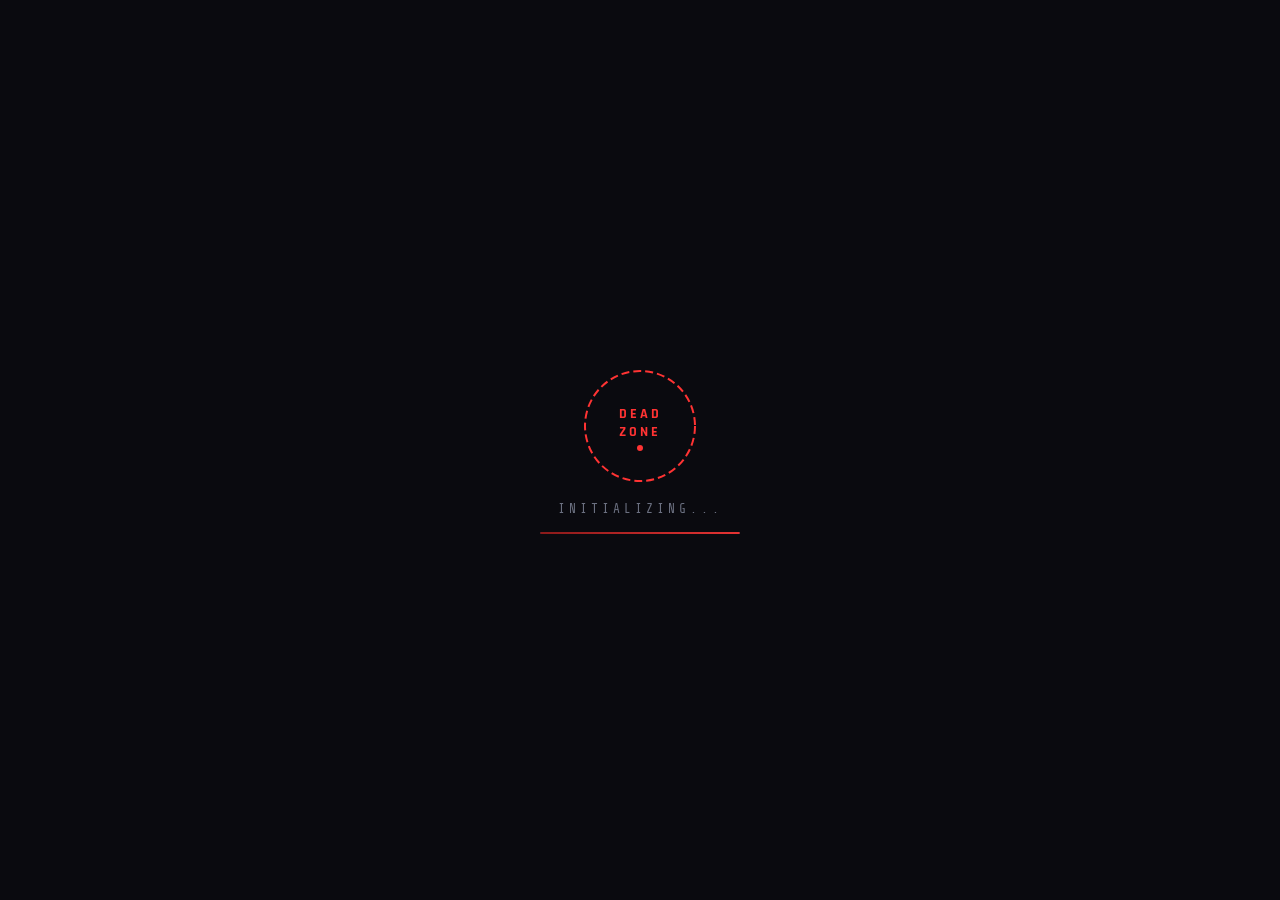
<file: DEAD-ZONE/index.html>
<!DOCTYPE html>
<html lang="vi">
<head>
  <meta charset="UTF-8" />
  <meta name="viewport" content="width=device-width, initial-scale=1.0" />
  <meta name="description" content="Dead Zone: Survival - 2D top-down zombie survival game. Fight waves of zombies, level up, and survive as long as you can." />
  <title>Dead Zone: Survival</title>
  <link rel="preconnect" href="https://fonts.googleapis.com" />
  <link href="https://fonts.googleapis.com/css2?family=Rajdhani:wght@400;500;600;700&family=Share+Tech+Mono&display=swap" rel="stylesheet" />
  <link rel="stylesheet" href="css/tokens.css" />
  <link rel="stylesheet" href="css/menu.css" />
  <link rel="stylesheet" href="css/hud.css" />
  <link rel="stylesheet" href="css/ui.css" />
</head>
<body>
  <div id="app">
    <!-- Loading Screen -->
    <div id="screen-loading" class="screen screen--active">
      <div class="loading-logo">
        <svg width="120" height="120" viewBox="0 0 120 120" fill="none" xmlns="http://www.w3.org/2000/svg">
          <circle cx="60" cy="60" r="55" stroke="#ff3333" stroke-width="2" stroke-dasharray="8 4" class="logo-ring"/>
          <text x="60" y="52" text-anchor="middle" fill="#ff3333" font-family="Rajdhani" font-size="14" font-weight="700" letter-spacing="3">DEAD</text>
          <text x="60" y="70" text-anchor="middle" fill="#ff3333" font-family="Rajdhani" font-size="14" font-weight="700" letter-spacing="3">ZONE</text>
          <circle cx="60" cy="82" r="3" fill="#ff3333"/>
        </svg>
        <p class="loading-text">INITIALIZING...</p>
        <div class="loading-bar"><div id="loading-progress" class="loading-bar__fill"></div></div>
      </div>
    </div>

    <!-- Game Canvas Container -->
    <div id="game-container">
      <canvas id="game-canvas"></canvas>

      <!-- HUD Layer (overlaid on canvas) -->
      <div id="hud" class="hud hud--hidden">
        <div class="hud__top-left">
          <div class="hud__hp-bar">
            <span class="hud__label">HP</span>
            <div class="hud__bar-track">
              <div id="hud-hp" class="hud__bar-fill hud__bar-fill--hp"></div>
            </div>
            <span id="hud-hp-text" class="hud__value">100</span>
          </div>
          <div class="hud__exp-bar">
            <span class="hud__label">EXP</span>
            <div class="hud__bar-track">
              <div id="hud-exp" class="hud__bar-fill hud__bar-fill--exp"></div>
            </div>
            <span id="hud-level" class="hud__value">Lv.1</span>
          </div>
        </div>

        <div class="hud__top-center">
          <div class="hud__wave">
            <span class="hud__label">WAVE</span>
            <span id="hud-wave" class="hud__wave-number">1</span>
          </div>
        </div>

        <div class="hud__top-right">
          <div id="hud-ammo-box" class="hud__ammo">
            <span class="hud__ammo-icon">AMMO</span>
            <span id="hud-ammo-cur" class="hud__ammo-cur">30</span>
            <span class="hud__ammo-sep">/</span>
            <span id="hud-ammo-max" class="hud__ammo-max">90</span>
          </div>
          <div class="hud__coin">
            <span class="hud__coin-icon">◈</span>
            <span id="hud-coin" class="hud__value">0</span>
          </div>
        </div>

        <!-- Boss Health Bar -->
        <div id="boss-bar-container" class="boss-bar-container boss-bar--hidden">
          <div class="boss-bar__header">
            <span class="boss-bar__name">💀 THE BUTCHER</span>
            <span id="boss-hp-text" class="boss-bar__hp-text">1200 / 1200</span>
          </div>
          <div class="boss-bar__track">
            <div id="boss-hp-fill" class="boss-bar__fill"></div>
          </div>
        </div>

        <!-- Weapon Selector Bar -->
        <div class="hud__weapon-bar">
          <div class="hud__weapon-slot hud__weapon-slot--active" id="wslot-1"><span class="hud__weapon-slot-key">[1]</span> 🔫 Pistol</div>
          <div class="hud__weapon-slot" id="wslot-2"><span class="hud__weapon-slot-key">[2]</span> 💥 Shotgun</div>
          <div class="hud__weapon-slot" id="wslot-3"><span class="hud__weapon-slot-key">[3]</span> ⚡ SMG</div>
          <div class="hud__weapon-slot" id="wslot-4"><span class="hud__weapon-slot-key">[4]</span> 🎯 Sniper</div>
        </div>

        <!-- Skills Bar -->
        <div class="hud__skill-bar">
          <div class="hud__skill" id="hud-skill-dash" title="Dash Lướt Nhanh [Space]">
            <div class="hud__skill-icon">💨</div>
            <div class="hud__skill-cooldown" id="skill-cd-dash"></div>
            <div class="hud__skill-key">SPC</div>
          </div>
          <div class="hud__skill" id="hud-skill-grenade" title="Ném Lựu Đạn [Q]">
            <div class="hud__skill-icon">💣</div>
            <div class="hud__skill-cooldown" id="skill-cd-grenade"></div>
            <div class="hud__skill-key">Q</div>
          </div>
        </div>
      </div>

      <!-- Wave Banner Announcement -->
      <div id="wave-banner" class="wave-banner wave-banner--hidden">
        <div id="wave-banner-text" class="wave-banner__text">WAVE 1 BẮT ĐẦU!</div>
      </div>

      <!-- Debug Overlay (toggled by F1) -->
      <div id="debug-overlay" class="debug-overlay debug-overlay--hidden">
        <div id="debug-content"></div>
      </div>
    </div>

    <!-- Menu Screen -->
    <div id="screen-menu" class="screen screen--hidden">
      <div class="menu__bg-canvas">
        <canvas id="menu-bg-canvas"></canvas>
      </div>
      <div class="menu__content">
        <div class="menu__logo">
          <h1 class="menu__title">DEAD ZONE</h1>
          <p class="menu__subtitle">SURVIVAL</p>
        </div>
        <nav class="menu__nav" role="navigation" aria-label="Main Menu">
          <button id="btn-play" class="menu__btn menu__btn--primary" autofocus>CHƠI NGAY</button>
          <button id="btn-settings" class="menu__btn">CÀI ĐẶT</button>
          <button id="btn-credits" class="menu__btn">CREDITS</button>
        </nav>
        <div class="menu__version">v0.7.0 — Phase 5, 6 &amp; 7 (Boss, Weapons &amp; Skills)</div>
      </div>
    </div>

    <!-- Upgrade Screen (Level Up Modal) -->
    <div id="screen-upgrade" class="screen screen--hidden">
      <div class="upgrade__backdrop"></div>
      <div class="upgrade__content">
        <div class="upgrade__header">
          <div class="upgrade__badge">LEVEL UP!</div>
          <h2 class="upgrade__title">CHỌN 1 NÂNG CẤP</h2>
          <p class="upgrade__subtitle">Tăng cường sức mạnh để tiếp tục sinh tồn</p>
        </div>
        <div id="upgrade-cards" class="upgrade__cards">
          <!-- Cards populated dynamically -->
        </div>
      </div>
    </div>

    <!-- Game Over Screen -->
    <div id="screen-gameover" class="screen screen--hidden">
      <div class="gameover__content">
        <h2 class="gameover__title">GAME OVER</h2>
        <div class="gameover__stats">
          <div class="gameover__stat"><span>Wave đạt được</span><span id="go-wave">0</span></div>
          <div class="gameover__stat"><span>Zombie tiêu diệt</span><span id="go-kills">0</span></div>
          <div class="gameover__stat"><span>Thời gian</span><span id="go-time">0:00</span></div>
        </div>
        <div class="gameover__actions">
          <button id="btn-retry" class="menu__btn menu__btn--primary">CHƠI LẠI</button>
          <button id="btn-menu" class="menu__btn">MENU</button>
        </div>
      </div>
    </div>

    <!-- Pause Screen -->
    <div id="screen-pause" class="screen screen--hidden">
      <div class="pause__content">
        <h2 class="pause__title">TẠM DỪNG</h2>
        <button id="btn-resume" class="menu__btn menu__btn--primary">TIẾP TỤC</button>
        <button id="btn-pause-menu" class="menu__btn">MENU CHÍNH</button>
      </div>
    </div>
  </div>

  <script type="module" src="js/main.js"></script>
</body>
</html>
</file>
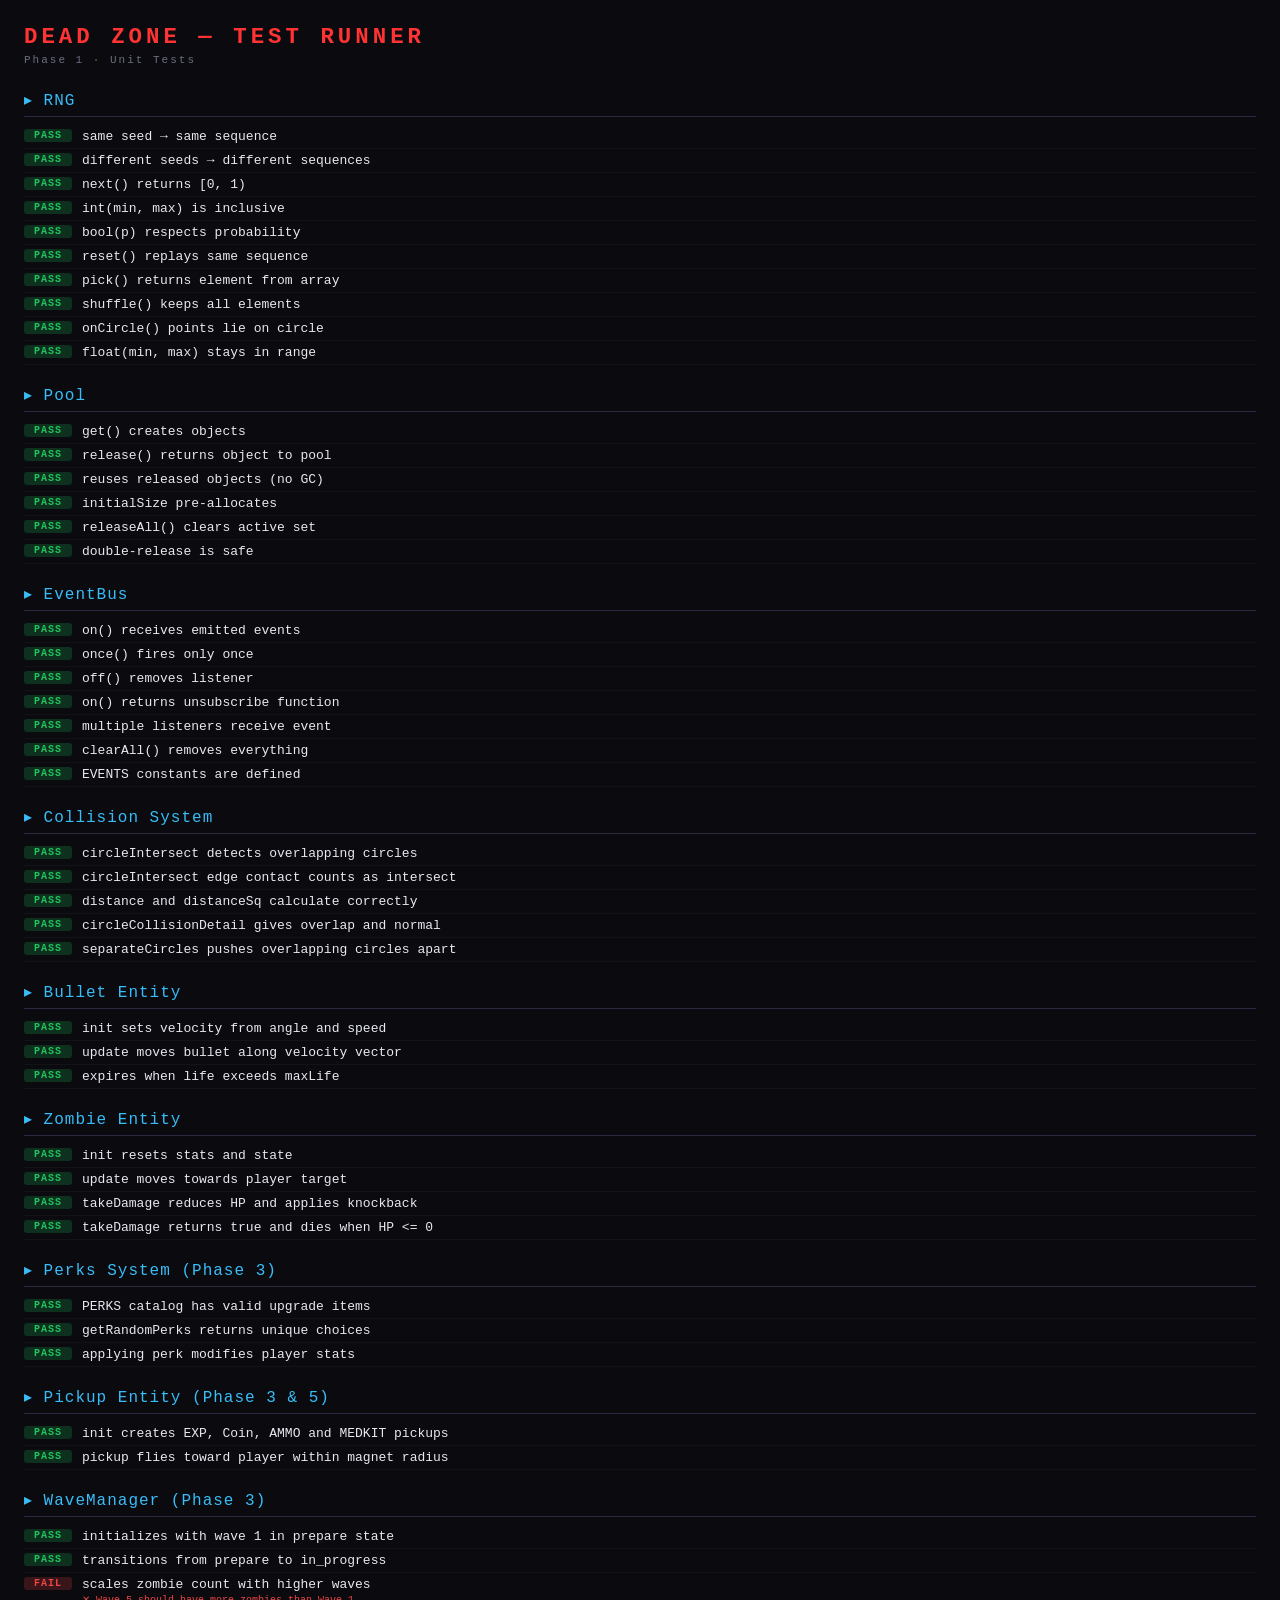
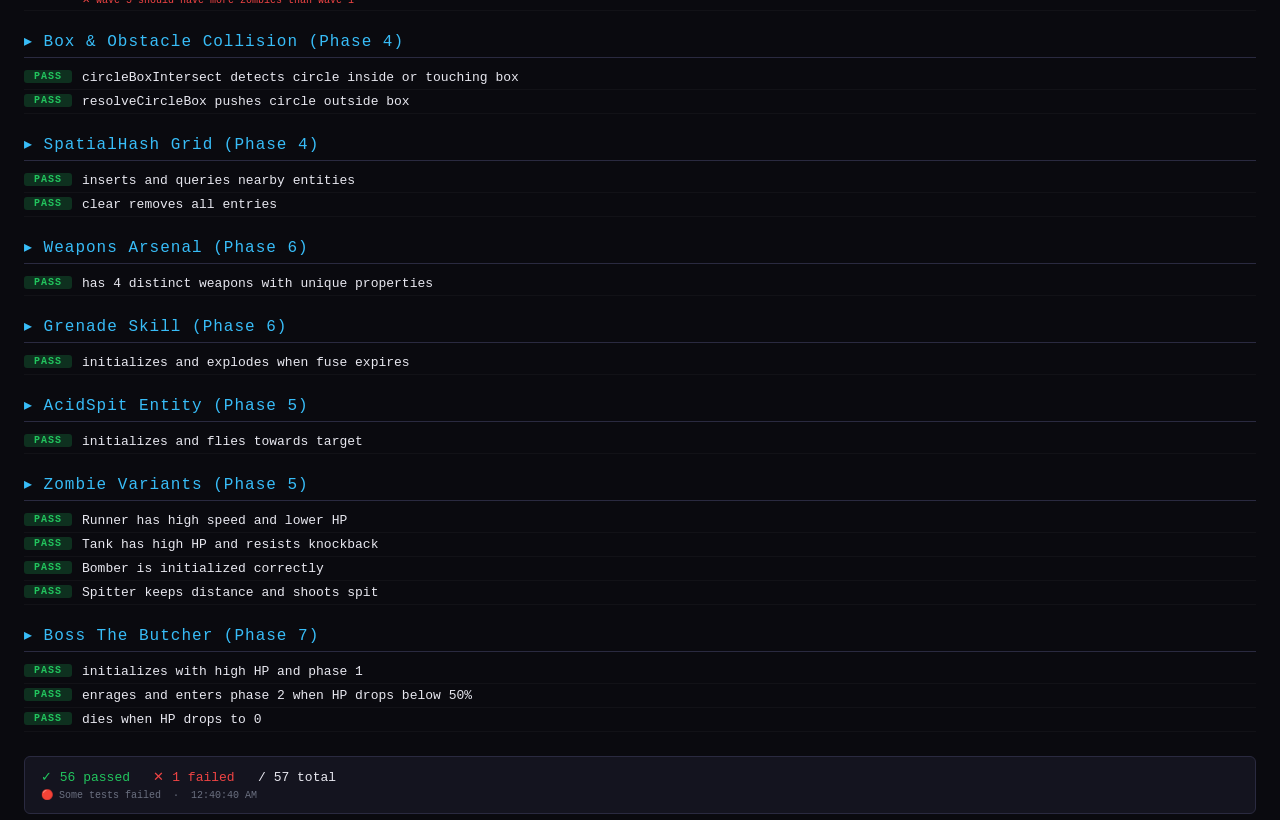
<file: DEAD-ZONE/test.html>
<!DOCTYPE html>
<html lang="vi">
<head>
  <meta charset="UTF-8" />
  <meta http-equiv="Cache-Control" content="no-cache, no-store, must-revalidate" />
  <meta http-equiv="Pragma" content="no-cache" />
  <meta http-equiv="Expires" content="0" />
  <title>Dead Zone — Test Runner</title>
  <style>
    :root {
      --pass: #22c55e;
      --fail: #ef4444;
      --warn: #f59e0b;
      --bg: #0a0a0f;
      --surface: #14141f;
      --border: #2a2a40;
      --text: #e8e8f0;
      --muted: #6b7080;
    }
    * { box-sizing: border-box; margin: 0; padding: 0; }
    body {
      background: var(--bg);
      color: var(--text);
      font-family: 'Share Tech Mono', monospace, 'Courier New';
      font-size: 13px;
      padding: 24px;
      min-height: 100vh;
    }
    h1 { color: #ff3333; letter-spacing: 4px; font-size: 1.4rem; margin-bottom: 4px; }
    .subtitle { color: var(--muted); margin-bottom: 24px; font-size: 11px; letter-spacing: 2px; }
    .suite { margin-bottom: 20px; }
    .suite-name {
      color: #38bdf8;
      font-size: 1rem;
      border-bottom: 1px solid var(--border);
      padding-bottom: 6px;
      margin-bottom: 8px;
      letter-spacing: 1px;
    }
    .test-row {
      display: flex;
      align-items: flex-start;
      gap: 10px;
      padding: 4px 0;
      border-bottom: 1px solid rgba(255,255,255,0.03);
    }
    .badge {
      min-width: 48px;
      text-align: center;
      padding: 1px 6px;
      border-radius: 3px;
      font-size: 10px;
      font-weight: 700;
      letter-spacing: 1px;
    }
    .badge--pass { background: rgba(34,197,94,0.2); color: var(--pass); }
    .badge--fail { background: rgba(239,68,68,0.2); color: var(--fail); }
    .badge--skip { background: rgba(107,112,128,0.2); color: var(--muted); }
    .test-name { flex: 1; }
    .test-detail { font-size: 10px; color: var(--fail); margin-top: 2px; }
    .summary {
      margin-top: 24px;
      padding: 12px 16px;
      background: var(--surface);
      border: 1px solid var(--border);
      border-radius: 6px;
    }
    .summary-pass { color: var(--pass); }
    .summary-fail { color: var(--fail); }
    .run-info { color: var(--muted); font-size: 10px; margin-top: 4px; }
  </style>
</head>
<body>
  <h1>DEAD ZONE — TEST RUNNER</h1>
  <p class="subtitle">Phase 1 · Unit Tests</p>
  <div id="output"></div>

  <script type="module">
    // ================================================================
    // Micro test framework
    // ================================================================
    const results = [];
    let currentSuite = null;

    function suite(name, fn) {
      currentSuite = { name, tests: [] };
      results.push(currentSuite);
      fn();
    }

    function test(name, fn) {
      try {
        fn();
        currentSuite.tests.push({ name, pass: true });
      } catch (e) {
        currentSuite.tests.push({ name, pass: false, detail: e.message });
      }
    }

    function assert(cond, msg = 'Assertion failed') {
      if (!cond) throw new Error(msg);
    }

    function assertEqual(a, b, msg) {
      if (a !== b) throw new Error(msg ?? `Expected ${JSON.stringify(b)}, got ${JSON.stringify(a)}`);
    }

    function assertClose(a, b, eps = 1e-6, msg) {
      if (Math.abs(a - b) > eps) throw new Error(msg ?? `Expected ${b} ≈ ${a} (eps=${eps})`);
    }

    function assertThrows(fn, msg) {
      try { fn(); throw new Error('Expected throw but no error was thrown'); }
      catch (e) { if (e.message === 'Expected throw but no error was thrown') throw e; }
    }

    // ================================================================
    // Import modules và chạy tests
    // ================================================================
    const v = '?v=' + Date.now();
    import('./js/core/RNG.js' + v).then(({ RNG, rng }) => {

      // ---- RNG Tests ----
      suite('RNG', () => {
        test('same seed → same sequence', () => {
          const r1 = new RNG(12345);
          const r2 = new RNG(12345);
          for (let i = 0; i < 100; i++) {
            assertEqual(r1.next(), r2.next(), `Step ${i} differs`);
          }
        });

        test('different seeds → different sequences', () => {
          const r1 = new RNG(1);
          const r2 = new RNG(2);
          let same = 0;
          for (let i = 0; i < 100; i++) {
            if (Math.abs(r1.next() - r2.next()) < 1e-10) same++;
          }
          assert(same < 5, 'Too many collisions between different seeds');
        });

        test('next() returns [0, 1)', () => {
          const r = new RNG(42);
          for (let i = 0; i < 1000; i++) {
            const v = r.next();
            assert(v >= 0 && v < 1, `Out of range: ${v}`);
          }
        });

        test('int(min, max) is inclusive', () => {
          const r = new RNG(99);
          let seenMin = false, seenMax = false;
          for (let i = 0; i < 5000; i++) {
            const v = r.int(1, 6);
            assert(v >= 1 && v <= 6, `Out of range: ${v}`);
            if (v === 1) seenMin = true;
            if (v === 6) seenMax = true;
          }
          assert(seenMin && seenMax, 'int() did not produce min and max values');
        });

        test('bool(p) respects probability', () => {
          const r = new RNG(777);
          let trueCount = 0;
          const N = 10000;
          for (let i = 0; i < N; i++) if (r.bool(0.3)) trueCount++;
          const ratio = trueCount / N;
          assertClose(ratio, 0.3, 0.05, `bool(0.3) ratio=${ratio.toFixed(3)}`);
        });

        test('reset() replays same sequence', () => {
          const r = new RNG(55);
          const first = Array.from({length: 50}, () => r.next());
          r.reset();
          const second = Array.from({length: 50}, () => r.next());
          assert(first.every((v, i) => v === second[i]), 'reset() did not restore state');
        });

        test('pick() returns element from array', () => {
          const r = new RNG(13);
          const arr = [10, 20, 30, 40, 50];
          for (let i = 0; i < 100; i++) {
            assert(arr.includes(r.pick(arr)), 'pick() returned unexpected value');
          }
        });

        test('shuffle() keeps all elements', () => {
          const r = new RNG(21);
          const original = [1,2,3,4,5,6,7,8,9,10];
          const shuffled = r.shuffle([...original]);
          assertEqual(shuffled.length, original.length);
          original.forEach(v => assert(shuffled.includes(v), `Missing ${v}`));
        });

        test('onCircle() points lie on circle', () => {
          const r = new RNG(88);
          for (let i = 0; i < 100; i++) {
            const p = r.onCircle(50);
            const dist = Math.sqrt(p.x*p.x + p.y*p.y);
            assertClose(dist, 50, 0.001, `dist=${dist}`);
          }
        });

        test('float(min, max) stays in range', () => {
          const r = new RNG(66);
          for (let i = 0; i < 1000; i++) {
            const v = r.float(-100, 200);
            assert(v >= -100 && v < 200, `Out of range: ${v}`);
          }
        });
      });

      return import('./js/core/Pool.js' + v);
    }).then(({ Pool }) => {

      // ---- Pool Tests ----
      suite('Pool', () => {
        test('get() creates objects', () => {
          let count = 0;
          const pool = new Pool(() => ({ id: count++ }));
          const obj = pool.get();
          assert(obj !== null && obj !== undefined);
          assertEqual(pool.size, 1);
        });

        test('release() returns object to pool', () => {
          const pool = new Pool(() => ({}), 5);
          const obj = pool.get();
          assertEqual(pool.size, 1);
          pool.release(obj);
          assertEqual(pool.size, 0);
          assertEqual(pool.available, 5);
        });

        test('reuses released objects (no GC)', () => {
          const pool = new Pool(() => ({}));
          const a = pool.get();
          pool.release(a);
          const b = pool.get();
          assert(a === b, 'Pool should reuse same object reference');
        });

        test('initialSize pre-allocates', () => {
          const pool = new Pool(() => ({}), 10);
          assertEqual(pool.available, 10);
          assertEqual(pool.size, 0);
        });

        test('releaseAll() clears active set', () => {
          const pool = new Pool(() => ({}));
          pool.get(); pool.get(); pool.get();
          assertEqual(pool.size, 3);
          pool.releaseAll();
          assertEqual(pool.size, 0);
        });

        test('double-release is safe', () => {
          const pool = new Pool(() => ({}));
          const obj = pool.get();
          pool.release(obj);
          pool.release(obj); // should not throw
          assertEqual(pool.available, 1);
        });
      });

      return import('./js/core/EventBus.js' + v);
    }).then(({ EventBus, EVENTS }) => {

      // ---- EventBus Tests ----
      suite('EventBus', () => {
        test('on() receives emitted events', () => {
          const bus = new EventBus();
          let received = null;
          bus.on('test', d => received = d);
          bus.emit('test', 42);
          assertEqual(received, 42);
        });

        test('once() fires only once', () => {
          const bus = new EventBus();
          let count = 0;
          bus.once('ping', () => count++);
          bus.emit('ping');
          bus.emit('ping');
          bus.emit('ping');
          assertEqual(count, 1);
        });

        test('off() removes listener', () => {
          const bus = new EventBus();
          let count = 0;
          const cb = () => count++;
          bus.on('ev', cb);
          bus.emit('ev');
          bus.off('ev', cb);
          bus.emit('ev');
          assertEqual(count, 1);
        });

        test('on() returns unsubscribe function', () => {
          const bus = new EventBus();
          let count = 0;
          const unsub = bus.on('ev', () => count++);
          bus.emit('ev');
          unsub();
          bus.emit('ev');
          assertEqual(count, 1);
        });

        test('multiple listeners receive event', () => {
          const bus = new EventBus();
          let sum = 0;
          bus.on('num', v => sum += v);
          bus.on('num', v => sum += v * 10);
          bus.emit('num', 3);
          assertEqual(sum, 33); // 3 + 30
        });

        test('clearAll() removes everything', () => {
          const bus = new EventBus();
          let count = 0;
          bus.on('a', () => count++);
          bus.on('b', () => count++);
          bus.clearAll();
          bus.emit('a'); bus.emit('b');
          assertEqual(count, 0);
        });

        test('EVENTS constants are defined', () => {
          assert(typeof EVENTS.GAME_START === 'string');
          assert(typeof EVENTS.PLAYER_HIT === 'string');
          assert(typeof EVENTS.ENEMY_KILLED === 'string');
          assert(typeof EVENTS.WAVE_START === 'string');
        });
      });

      return import('./js/systems/Collision.js' + v);
    }).then(({ circleIntersect, distance, distanceSq, circleCollisionDetail, separateCircles }) => {

      // ---- Collision Tests ----
      suite('Collision System', () => {
        test('circleIntersect detects overlapping circles', () => {
          assert(circleIntersect(0, 0, 10, 15, 0, 10), 'Circles with radii 10 and distance 15 should overlap');
          assert(!circleIntersect(0, 0, 10, 25, 0, 10), 'Circles with radii 10 and distance 25 should not overlap');
        });

        test('circleIntersect edge contact counts as intersect', () => {
          assert(circleIntersect(0, 0, 10, 20, 0, 10), 'Touching circles should intersect');
        });

        test('distance and distanceSq calculate correctly', () => {
          assertClose(distance(0, 0, 3, 4), 5);
          assertEqual(distanceSq(0, 0, 3, 4), 25);
        });

        test('circleCollisionDetail gives overlap and normal', () => {
          const res = circleCollisionDetail(0, 0, 10, 15, 0, 10);
          assert(res.collided);
          assertClose(res.overlap, 5);
          assertClose(res.nx, 1);
          assertClose(res.ny, 0);
        });

        test('separateCircles pushes overlapping circles apart', () => {
          const a = { x: 0, y: 0, radius: 10 };
          const b = { x: 10, y: 0, radius: 10 };
          separateCircles(a, b, 0.5);
          // Overlap was 10, each should move 2.5
          assert(a.x < 0, 'a should be pushed left');
          assert(b.x > 10, 'b should be pushed right');
          assertClose(b.x - a.x, 15);
        });
      });

      return import('./js/entities/Bullet.js' + v);
    }).then(({ Bullet }) => {

      // ---- Bullet Tests ----
      suite('Bullet Entity', () => {
        test('init sets velocity from angle and speed', () => {
          const b = new Bullet();
          b.init(100, 100, 0, 500, 25, 1.0);
          assertEqual(b.alive, true);
          assertClose(b.vx, 500);
          assertClose(b.vy, 0);
          assertEqual(b.damage, 25);
        });

        test('update moves bullet along velocity vector', () => {
          const b = new Bullet();
          b.init(0, 0, Math.PI / 2, 400, 25, 1.0);
          b.update(0.1);
          assertClose(b.x, 0, 0.01);
          assertClose(b.y, 40, 0.01);
        });

        test('expires when life exceeds maxLife', () => {
          const b = new Bullet();
          b.init(0, 0, 0, 100, 20, 0.5);
          b.update(0.3);
          assertEqual(b.alive, true);
          b.update(0.3);
          assertEqual(b.alive, false);
        });
      });

      return import('./js/entities/Zombie.js' + v);
    }).then(({ Zombie }) => {

      // ---- Zombie Tests ----
      suite('Zombie Entity', () => {
        test('init resets stats and state', () => {
          const z = new Zombie();
          z.init(200, 300, 80, 50, 10);
          assertEqual(z.alive, true);
          assertEqual(z.hp, 50);
          assertEqual(z.speed, 80);
          assertEqual(z.x, 200);
          assertEqual(z.y, 300);
        });

        test('update moves towards player target', () => {
          const z = new Zombie();
          z.init(0, 0, 100, 50, 10);
          z.update(0.1, 1000, 0); // target is to the right
          assert(z.x > 0, 'Zombie should move towards target');
          assertClose(z.x, 10, 0.01);
          assertClose(z.y, 0, 0.01);
        });

        test('takeDamage reduces HP and applies knockback', () => {
          const z = new Zombie();
          z.init(0, 0, 80, 50, 10);
          const killed = z.takeDamage(20, 0, 150);
          assertEqual(killed, false);
          assertEqual(z.hp, 30);
          assert(z.knockbackVx > 0, 'Knockback should be applied in hit angle');
        });

        test('takeDamage returns true and dies when HP <= 0', () => {
          const z = new Zombie();
          z.init(0, 0, 80, 50, 10);
          const killed = z.takeDamage(55, 0, 100);
          assertEqual(killed, true);
          assertEqual(z.alive, false);
          assert(z.hp <= 0);
        });
      });

      return import('./js/data/perks.js' + v);
    }).then(({ PERKS, getRandomPerks }) => {

      // ---- Perks Tests ----
      suite('Perks System (Phase 3)', () => {
        test('PERKS catalog has valid upgrade items', () => {
          assert(PERKS.length >= 8, 'Should have at least 8 perk definitions');
          PERKS.forEach(p => {
            assert(typeof p.id === 'string', 'Perk must have string id');
            assert(typeof p.apply === 'function', 'Perk must have apply function');
          });
        });

        test('getRandomPerks returns unique choices', () => {
          const choices = getRandomPerks(3);
          assertEqual(choices.length, 3);
          const ids = new Set(choices.map(c => c.id));
          assertEqual(ids.size, 3, 'Choices must not contain duplicates');
        });

        test('applying perk modifies player stats', () => {
          const player = { maxHp: 100, hp: 100, speed: 190 };
          const hpPerk = PERKS.find(p => p.id === 'MAX_HP');
          hpPerk.apply(player);
          assertEqual(player.maxHp, 130);
          assertEqual(player.hp, 130);
        });
      });

      return import('./js/entities/Pickup.js' + v);
    }).then(({ Pickup }) => {

      // ---- Pickup Tests ----
      suite('Pickup Entity (Phase 3 & 5)', () => {
        test('init creates EXP, Coin, AMMO and MEDKIT pickups', () => {
          const p = new Pickup();
          p.init(100, 100, 'EXP', 10);
          assertEqual(p.alive, true);
          assertEqual(p.type, 'EXP');
          assertEqual(p.value, 10);

          const ammo = new Pickup();
          ammo.init(100, 100, 'AMMO', 40);
          assertEqual(ammo.type, 'AMMO');
          assertEqual(ammo.value, 40);
          assertEqual(ammo.radius, 8.5);

          const med = new Pickup();
          med.init(100, 100, 'MEDKIT', 25);
          assertEqual(med.type, 'MEDKIT');
          assertEqual(med.value, 25);
          assertEqual(med.radius, 9.0);
        });

        test('pickup flies toward player within magnet radius', () => {
          const p = new Pickup();
          p.init(100, 100, 'EXP', 5);
          p.vx = 0; p.vy = 0;
          // Player is at (150, 100), within magnet radius 100
          p.update(0.1, 150, 100, 100);
          assert(p.vx > 0, 'Pickup should accelerate towards player X');
          assert(p.isHoming, 'Pickup should activate homing');
        });
      });

      return import('./js/systems/WaveManager.js' + v);
    }).then(({ WaveManager }) => {

      // ---- WaveManager Tests ----
      suite('WaveManager (Phase 3)', () => {
        test('initializes with wave 1 in prepare state', () => {
          const wm = new WaveManager();
          wm.reset();
          assertEqual(wm.currentWave, 1);
          assertEqual(wm.state, 'PREPARE');
          assert(wm.totalZombiesInWave > 0);
        });

        test('transitions from prepare to in_progress', () => {
          const wm = new WaveManager();
          wm.reset();
          wm.prepareTimer = 0.05;
          wm.update(0.1, 0);
          assertEqual(wm.state, 'IN_PROGRESS');
        });

        test('scales zombie count with higher waves', () => {
          const wm = new WaveManager();
          wm.reset();
          const w1Count = wm.totalZombiesInWave;
          wm.currentWave = 5;
          wm._calcWaveConfig();
          assert(wm.totalZombiesInWave > w1Count, 'Wave 5 should have more zombies than Wave 1');
        });
      });

      return import('./js/systems/Collision.js' + v);
    }).then(({ circleBoxIntersect, resolveCircleBox }) => {

      // ---- Obstacle & Box Collision Tests ----
      suite('Box & Obstacle Collision (Phase 4)', () => {
        test('circleBoxIntersect detects circle inside or touching box', () => {
          const box = { x: 50, y: 50, w: 100, h: 100 };
          assert(circleBoxIntersect(40, 50, 15, box.x, box.y, box.w, box.h), 'Circle near left edge should intersect');
          assert(!circleBoxIntersect(10, 50, 15, box.x, box.y, box.w, box.h), 'Circle far away should not intersect');
        });

        test('resolveCircleBox pushes circle outside box', () => {
          const box = { x: 50, y: 50, w: 100, h: 100 };
          const circle = { x: 45, y: 100, radius: 10 }; // overlaps left edge by 5
          const pushed = resolveCircleBox(circle, box);
          assertEqual(pushed, true);
          assert(circle.x <= 40, 'Circle should be pushed out to the left');
        });
      });

      return import('./js/systems/SpatialHash.js' + v);
    }).then(({ SpatialHash }) => {

      // ---- SpatialHash Tests ----
      suite('SpatialHash Grid (Phase 4)', () => {
        test('inserts and queries nearby entities', () => {
          const sh = new SpatialHash(100);
          const e1 = { id: 1, x: 50, y: 50, radius: 10 };
          const e2 = { id: 2, x: 70, y: 70, radius: 10 };
          const e3 = { id: 3, x: 500, y: 500, radius: 10 };

          sh.insert(e1);
          sh.insert(e2);
          sh.insert(e3);

          const nearby = sh.query(50, 50, 30);
          assert(nearby.has(e1), 'Query should find e1');
          assert(nearby.has(e2), 'Query should find e2');
          assert(!nearby.has(e3), 'Query should not find far away e3');
        });

        test('clear removes all entries', () => {
          const sh = new SpatialHash(100);
          sh.insert({ x: 50, y: 50, radius: 10 });
          sh.clear();
          const nearby = sh.query(50, 50, 50);
          assertEqual(nearby.size, 0);
        });
      });

      return import('./js/data/weapons.js' + v);
    }).then(({ WEAPONS }) => {

      // ---- Weapons Tests (Phase 6) ----
      suite('Weapons Arsenal (Phase 6)', () => {
        test('has 4 distinct weapons with unique properties', () => {
          assert(WEAPONS.PISTOL && WEAPONS.SHOTGUN && WEAPONS.SMG && WEAPONS.SNIPER);
          assertEqual(WEAPONS.SHOTGUN.pellets, 6, 'Shotgun should fire 6 pellets');
          assertEqual(WEAPONS.SNIPER.pierce, 999, 'Sniper should pierce all enemies');
          assert(WEAPONS.SMG.fireRate < WEAPONS.PISTOL.fireRate, 'SMG should fire faster than Pistol');
        });
      });

      return import('./js/entities/Grenade.js' + v);
    }).then(({ Grenade }) => {

      // ---- Grenade Skill Tests (Phase 6) ----
      suite('Grenade Skill (Phase 6)', () => {
        test('initializes and explodes when fuse expires', () => {
          const g = new Grenade();
          g.init(0, 0, 100, 0);
          assertEqual(g.alive, true);
          assert(g.vx > 0);

          // Fast forward timer
          g.fuseTimer = 0.05;
          const exploded = g.update(0.1);
          assertEqual(exploded, true, 'Grenade should explode when timer expires');
          assertEqual(g.alive, false);
        });
      });

      return import('./js/entities/AcidSpit.js' + v);
    }).then(({ AcidSpit }) => {

      // ---- AcidSpit Tests (Phase 5) ----
      suite('AcidSpit Entity (Phase 5)', () => {
        test('initializes and flies towards target', () => {
          const a = new AcidSpit();
          a.init(0, 0, 100, 0, 300, 15);
          assertEqual(a.alive, true);
          assertEqual(a.damage, 15);
          a.update(0.1);
          assert(a.x > 0);
        });
      });

      return import('./js/entities/Zombie.js' + v);
    }).then(({ Zombie }) => {

      // ---- Zombie Variants Tests (Phase 5) ----
      suite('Zombie Variants (Phase 5)', () => {
        test('Runner has high speed and lower HP', () => {
          const z = new Zombie();
          z.init(0, 0, 85, 50, 10, 'RUNNER');
          assertEqual(z.type, 'RUNNER');
          assert(z.speed >= 120, 'Runner speed should be >= 120');
          assert(z.hp < 50, 'Runner HP should be lower than Normal');
        });

        test('Tank has high HP and resists knockback', () => {
          const z = new Zombie();
          z.init(0, 0, 85, 50, 10, 'TANK');
          assertEqual(z.type, 'TANK');
          assert(z.hp > 150, 'Tank HP should be high');
          assertEqual(z.radius, 24);
        });

        test('Bomber is initialized correctly', () => {
          const z = new Zombie();
          z.init(0, 0, 85, 50, 10, 'BOMBER');
          assertEqual(z.type, 'BOMBER');
          assertEqual(z.alive, true);
        });

        test('Spitter keeps distance and shoots spit', () => {
          const z = new Zombie();
          z.init(0, 0, 85, 50, 10, 'SPITTER');
          assertEqual(z.type, 'SPITTER');
          z.spitTimer = 0.05;
          const action = z.update(0.1, 300, 0);
          assertEqual(action.shouldSpit, true, 'Spitter should shoot acid when timer ready');
        });
      });

      return import('./js/entities/Boss.js' + v);
    }).then(({ Boss }) => {

      // ---- Boss Tests (Phase 7) ----
      suite('Boss The Butcher (Phase 7)', () => {
        test('initializes with high HP and phase 1', () => {
          const b = new Boss();
          b.init(500, 500);
          assertEqual(b.alive, true);
          assertEqual(b.phase, 1);
          assertEqual(b.maxHp, 1200);
          assertEqual(b.hp, 1200);
        });

        test('enrages and enters phase 2 when HP drops below 50%', () => {
          const b = new Boss();
          b.init(500, 500);
          b.takeDamage(700, 0, 0); // 1200 - 700 = 500 (< 50%)
          assertEqual(b.hp, 500);
          const res = b.update(0.1, 600, 500);
          assertEqual(b.phase, 2, 'Boss should enter phase 2');
          assertEqual(res.summonZombies, true, 'Boss should roar and summon helper zombies');
        });

        test('dies when HP drops to 0', () => {
          const b = new Boss();
          b.init(500, 500);
          const killed = b.takeDamage(1300, 0, 0);
          assertEqual(killed, true);
          assertEqual(b.alive, false);
        });
      });

      // ================================================================
      // Render results
      // ================================================================
      renderResults();

    }).catch(err => {
      document.getElementById('output').innerHTML =
        `<div style="color:#ef4444;padding:16px;border:1px solid #ef4444;border-radius:6px;">
          <strong>⚠ Import error:</strong><br/><pre>${err.message}\n${err.stack}</pre>
         </div>`;
    });

    // ================================================================
    function renderResults() {
      const out = document.getElementById('output');
      let totalPass = 0, totalFail = 0;
      let html = '';

      results.forEach(suite => {
        html += `<div class="suite">`;
        html += `<div class="suite-name">▸ ${suite.name}</div>`;

        suite.tests.forEach(t => {
          const badge = t.pass
            ? '<span class="badge badge--pass">PASS</span>'
            : '<span class="badge badge--fail">FAIL</span>';

          html += `<div class="test-row">
            ${badge}
            <div>
              <div class="test-name">${t.name}</div>
              ${!t.pass ? `<div class="test-detail">✕ ${t.detail ?? ''}</div>` : ''}
            </div>
          </div>`;

          if (t.pass) totalPass++; else totalFail++;
        });

        html += `</div>`;
      });

      const total = totalPass + totalFail;
      const allPass = totalFail === 0;

      html += `<div class="summary">
        <div>
          <span class="summary-pass">✓ ${totalPass} passed</span>
          ${totalFail > 0 ? `&nbsp;&nbsp;<span class="summary-fail">✕ ${totalFail} failed</span>` : ''}
          &nbsp;&nbsp;/ ${total} total
        </div>
        <div class="run-info">
          ${allPass ? '🟢 All tests passed' : '🔴 Some tests failed'}
          &nbsp;·&nbsp; ${new Date().toLocaleTimeString()}
        </div>
      </div>`;

      out.innerHTML = html;
    }
  </script>
</body>
</html>
</file>
<file: DEAD-ZONE/css/tokens.css>
/* ============================================================
   DEAD ZONE: SURVIVAL — Design Tokens
   Toàn bộ màu sắc, khoảng cách, font, shadow dùng chung
   cho cả CSS lẫn JS (via CSS custom properties)
   ============================================================ */

:root {
  /* --- Palette --- */
  --clr-bg:          #0a0a0f;
  --clr-bg-alt:      #10101a;
  --clr-surface:     #14141f;
  --clr-surface-2:   #1c1c2e;
  --clr-border:      #2a2a40;

  --clr-primary:     #e63333;   /* blood red */
  --clr-primary-glow:#ff4444;
  --clr-primary-dim: #8b1a1a;

  --clr-accent:      #ff8c00;   /* warning orange */
  --clr-accent-glow: #ffa040;

  --clr-green:       #22c55e;   /* health */
  --clr-green-dim:   #15803d;

  --clr-blue:        #38bdf8;   /* ammo/exp */
  --clr-blue-dim:    #0369a1;

  --clr-yellow:      #facc15;   /* coin */
  --clr-purple:      #a855f7;   /* legendary */

  --clr-text:        #e8e8f0;
  --clr-text-muted:  #6b7080;
  --clr-text-dim:    #3a3a50;

  /* --- Typography --- */
  --font-primary: 'Rajdhani', 'Arial Narrow', sans-serif;
  --font-mono:    'Share Tech Mono', 'Courier New', monospace;

  --fs-xs:  0.65rem;
  --fs-sm:  0.8rem;
  --fs-md:  1rem;
  --fs-lg:  1.25rem;
  --fs-xl:  1.75rem;
  --fs-2xl: 2.5rem;
  --fs-3xl: 4rem;

  /* --- Spacing --- */
  --sp-1: 4px;
  --sp-2: 8px;
  --sp-3: 12px;
  --sp-4: 16px;
  --sp-6: 24px;
  --sp-8: 32px;

  /* --- Borders / Radius --- */
  --radius-sm: 3px;
  --radius-md: 6px;
  --radius-lg: 12px;
  --border-width: 1px;

  /* --- Shadows / Glows --- */
  --glow-primary:  0 0 8px var(--clr-primary), 0 0 24px rgba(230,51,51,0.35);
  --glow-accent:   0 0 8px var(--clr-accent),  0 0 24px rgba(255,140,0,0.35);
  --glow-green:    0 0 8px var(--clr-green),   0 0 20px rgba(34,197,94,0.30);
  --glow-blue:     0 0 8px var(--clr-blue),    0 0 20px rgba(56,189,248,0.30);

  --shadow-card: 0 4px 24px rgba(0,0,0,0.6), 0 1px 4px rgba(0,0,0,0.8);

  /* --- Transitions --- */
  --ease-out: cubic-bezier(0.16, 1, 0.3, 1);
  --dur-fast:   120ms;
  --dur-normal: 250ms;
  --dur-slow:   500ms;

  /* --- Z-index layers --- */
  --z-canvas:  0;
  --z-hud:    10;
  --z-screen: 20;
  --z-debug:  99;
}

/* ---- Reset ---- */
*, *::before, *::after {
  box-sizing: border-box;
  margin: 0;
  padding: 0;
}

html, body {
  width: 100%;
  height: 100%;
  overflow: hidden;
  background: var(--clr-bg);
  color: var(--clr-text);
  font-family: var(--font-primary);
  font-size: 16px;
  -webkit-font-smoothing: antialiased;
  user-select: none;
}

#app {
  position: relative;
  width: 100vw;
  height: 100vh;
  overflow: hidden;
}

/* ---- Screen base ---- */
.screen {
  position: absolute;
  inset: 0;
  display: flex;
  align-items: center;
  justify-content: center;
  z-index: var(--z-screen);
  transition: opacity var(--dur-slow) var(--ease-out),
              transform var(--dur-slow) var(--ease-out);
}

.screen--active {
  opacity: 1;
  pointer-events: all;
  transform: translateY(0);
}

.screen--hidden {
  opacity: 0;
  pointer-events: none;
  transform: translateY(8px);
}

/* ---- Game container ---- */
#game-container {
  position: relative;
  width: 100%;
  height: 100%;
}

#game-canvas {
  display: block;
  width: 100%;
  height: 100%;
  background: var(--clr-bg);
}

/* ---- Loading Screen ---- */
#screen-loading {
  background: var(--clr-bg);
  flex-direction: column;
  gap: var(--sp-8);
}

.loading-logo {
  display: flex;
  flex-direction: column;
  align-items: center;
  gap: var(--sp-4);
}

.logo-ring {
  animation: spin 8s linear infinite;
  transform-origin: 60px 60px;
}

@keyframes spin {
  to { transform: rotate(360deg); }
}

.loading-text {
  font-family: var(--font-mono);
  font-size: var(--fs-sm);
  color: var(--clr-text-muted);
  letter-spacing: 4px;
  animation: blink 1.2s ease-in-out infinite;
}

@keyframes blink {
  0%, 100% { opacity: 0.4; }
  50% { opacity: 1; }
}

.loading-bar {
  width: 200px;
  height: 2px;
  background: var(--clr-border);
  border-radius: 2px;
  overflow: hidden;
}

.loading-bar__fill {
  height: 100%;
  background: linear-gradient(90deg, var(--clr-primary-dim), var(--clr-primary));
  border-radius: 2px;
  width: 0%;
  transition: width 0.3s var(--ease-out);
  box-shadow: var(--glow-primary);
}
</file>
<file: DEAD-ZONE/css/menu.css>
/* ============================================================
   DEAD ZONE: SURVIVAL — Menu Styles
   ============================================================ */

/* ---- Menu Screen ---- */
#screen-menu {
  background: transparent;
}

.menu__bg-canvas {
  position: absolute;
  inset: 0;
  z-index: 0;
}

#menu-bg-canvas {
  width: 100%;
  height: 100%;
}

.menu__content {
  position: relative;
  z-index: 1;
  display: flex;
  flex-direction: column;
  align-items: center;
  gap: var(--sp-8);
}

/* ---- Logo ---- */
.menu__logo {
  text-align: center;
  animation: logo-in 0.8s var(--ease-out) both;
}

@keyframes logo-in {
  from { opacity: 0; transform: translateY(-30px); }
  to   { opacity: 1; transform: translateY(0); }
}

.menu__title {
  font-size: clamp(3rem, 10vw, 6rem);
  font-weight: 700;
  letter-spacing: 0.12em;
  line-height: 1;
  color: var(--clr-primary);
  text-shadow: var(--glow-primary),
               0 0 60px rgba(230,51,51,0.2);
  -webkit-text-stroke: 1px rgba(255,100,100,0.3);
}

.menu__subtitle {
  font-size: clamp(0.9rem, 3vw, 1.5rem);
  font-weight: 600;
  letter-spacing: 0.5em;
  color: var(--clr-text-muted);
  text-transform: uppercase;
  margin-top: var(--sp-1);
}

/* ---- Nav Buttons ---- */
.menu__nav {
  display: flex;
  flex-direction: column;
  gap: var(--sp-3);
  align-items: center;
  animation: nav-in 0.8s 0.2s var(--ease-out) both;
}

@keyframes nav-in {
  from { opacity: 0; transform: translateY(20px); }
  to   { opacity: 1; transform: translateY(0); }
}

.menu__btn {
  position: relative;
  min-width: 220px;
  padding: var(--sp-3) var(--sp-8);
  background: transparent;
  border: var(--border-width) solid var(--clr-border);
  border-radius: var(--radius-sm);
  color: var(--clr-text-muted);
  font-family: var(--font-primary);
  font-size: var(--fs-lg);
  font-weight: 600;
  letter-spacing: 0.15em;
  text-transform: uppercase;
  cursor: pointer;
  transition: all var(--dur-normal) var(--ease-out);
  outline: none;
  overflow: hidden;
}

.menu__btn::before {
  content: '';
  position: absolute;
  inset: 0;
  background: linear-gradient(90deg, transparent, rgba(230,51,51,0.06), transparent);
  transform: translateX(-100%);
  transition: transform 0.5s var(--ease-out);
}

.menu__btn:hover::before,
.menu__btn:focus::before {
  transform: translateX(100%);
}

.menu__btn:hover,
.menu__btn:focus {
  color: var(--clr-text);
  border-color: var(--clr-primary);
  box-shadow: 0 0 16px rgba(230,51,51,0.25), inset 0 0 16px rgba(230,51,51,0.05);
  transform: translateX(4px);
}

.menu__btn:active {
  transform: translateX(2px) scale(0.98);
}

.menu__btn--primary {
  border-color: var(--clr-primary);
  color: var(--clr-primary);
  background: rgba(230,51,51,0.08);
  box-shadow: var(--glow-primary);
}

.menu__btn--primary:hover,
.menu__btn--primary:focus {
  background: rgba(230,51,51,0.18);
  color: #fff;
}

.menu__version {
  font-family: var(--font-mono);
  font-size: var(--fs-xs);
  color: var(--clr-text-dim);
  letter-spacing: 2px;
}

/* ---- Pause Screen ---- */
#screen-pause {
  background: rgba(5,5,10,0.85);
  backdrop-filter: blur(8px);
}

.pause__content {
  display: flex;
  flex-direction: column;
  align-items: center;
  gap: var(--sp-6);
  padding: var(--sp-8);
  border: var(--border-width) solid var(--clr-border);
  border-radius: var(--radius-lg);
  background: rgba(20,20,31,0.9);
  box-shadow: var(--shadow-card);
  min-width: 280px;
}

.pause__title {
  font-size: var(--fs-2xl);
  font-weight: 700;
  letter-spacing: 0.2em;
  color: var(--clr-text);
}

/* ---- Game Over Screen ---- */
#screen-gameover {
  background: rgba(5,5,10,0.92);
  backdrop-filter: blur(12px);
}

.gameover__content {
  display: flex;
  flex-direction: column;
  align-items: center;
  gap: var(--sp-6);
  padding: var(--sp-8);
  border: var(--border-width) solid var(--clr-primary-dim);
  border-radius: var(--radius-lg);
  background: rgba(20,14,14,0.95);
  box-shadow: var(--shadow-card), 0 0 40px rgba(230,51,51,0.1);
  min-width: 320px;
  animation: gameover-in 0.6s var(--ease-out) both;
}

@keyframes gameover-in {
  from { opacity: 0; transform: scale(0.9); }
  to   { opacity: 1; transform: scale(1); }
}

.gameover__title {
  font-size: var(--fs-3xl);
  font-weight: 700;
  letter-spacing: 0.15em;
  color: var(--clr-primary);
  text-shadow: var(--glow-primary);
  animation: flicker 3s ease-in-out infinite;
}

@keyframes flicker {
  0%, 95%, 100% { opacity: 1; }
  96% { opacity: 0.6; }
  98% { opacity: 0.8; }
}

.gameover__stats {
  width: 100%;
  display: flex;
  flex-direction: column;
  gap: var(--sp-2);
}

.gameover__stat {
  display: flex;
  justify-content: space-between;
  padding: var(--sp-2) var(--sp-3);
  border-bottom: 1px solid var(--clr-border);
  font-size: var(--fs-md);
  color: var(--clr-text-muted);
}

.gameover__stat span:last-child {
  color: var(--clr-text);
  font-weight: 700;
}

.gameover__actions {
  display: flex;
  gap: var(--sp-3);
}

/* ============================================================
   LEVEL UP UPGRADE SCREEN (MODAL)
   ============================================================ */
#screen-upgrade {
  background: rgba(4, 5, 10, 0.88);
  backdrop-filter: blur(12px);
  z-index: calc(var(--z-hud) + 20);
}

.upgrade__content {
  display: flex;
  flex-direction: column;
  align-items: center;
  gap: var(--sp-6);
  max-width: 900px;
  width: 90%;
  animation: upgrade-pop 0.35s var(--ease-out);
}

@keyframes upgrade-pop {
  0% { transform: scale(0.92); opacity: 0; }
  100% { transform: scale(1); opacity: 1; }
}

.upgrade__header {
  text-align: center;
  display: flex;
  flex-direction: column;
  align-items: center;
  gap: var(--sp-1);
}

.upgrade__badge {
  font-family: var(--font-mono);
  font-size: var(--fs-xs);
  font-weight: 700;
  letter-spacing: 3px;
  color: #facc15;
  background: rgba(250, 204, 21, 0.15);
  border: 1px solid rgba(250, 204, 21, 0.4);
  padding: 3px 12px;
  border-radius: var(--radius-full);
  margin-bottom: var(--sp-1);
}

.upgrade__title {
  font-family: var(--font-display);
  font-size: var(--fs-3xl);
  font-weight: 700;
  letter-spacing: 3px;
  color: #ffffff;
  text-shadow: 0 0 20px rgba(255, 255, 255, 0.4);
}

.upgrade__subtitle {
  font-size: var(--fs-sm);
  color: var(--clr-text-muted);
}

.upgrade__cards {
  display: grid;
  grid-template-columns: repeat(3, 1fr);
  gap: var(--sp-4);
  width: 100%;
}

@media (max-width: 768px) {
  .upgrade__cards {
    grid-template-columns: 1fr;
  }
}

.upgrade-card {
  position: relative;
  background: rgba(18, 19, 29, 0.95);
  border: 1px solid var(--clr-border);
  border-radius: var(--radius-lg);
  padding: var(--sp-6) var(--sp-4);
  display: flex;
  flex-direction: column;
  align-items: center;
  text-align: center;
  gap: var(--sp-3);
  cursor: pointer;
  transition: transform var(--dur-fast), border-color var(--dur-fast), box-shadow var(--dur-fast), background var(--dur-fast);
  overflow: hidden;
}

.upgrade-card::before {
  content: '';
  position: absolute;
  top: 0;
  left: 0;
  right: 0;
  height: 3px;
  background: var(--card-accent, #38bdf8);
  box-shadow: 0 0 10px var(--card-accent, #38bdf8);
}

.upgrade-card:hover {
  transform: translateY(-6px) scale(1.02);
  border-color: var(--card-accent, #38bdf8);
  box-shadow: 0 12px 30px rgba(0, 0, 0, 0.6), 0 0 25px rgba(56, 189, 248, 0.25);
  background: rgba(25, 27, 42, 0.98);
}

.upgrade-card:active {
  transform: translateY(-2px) scale(0.99);
}

.upgrade-card__icon {
  font-size: 2.4rem;
  line-height: 1;
  filter: drop-shadow(0 0 10px rgba(255, 255, 255, 0.3));
}

.upgrade-card__name {
  font-family: var(--font-display);
  font-size: var(--fs-lg);
  font-weight: 700;
  color: #ffffff;
  letter-spacing: 1px;
}

.upgrade-card__rarity {
  font-family: var(--font-mono);
  font-size: 10px;
  font-weight: 700;
  text-transform: uppercase;
  letter-spacing: 1.5px;
  color: var(--card-accent, #38bdf8);
}

.upgrade-card__desc {
  font-size: var(--fs-sm);
  color: var(--clr-text-muted);
  line-height: 1.45;
  margin-top: var(--sp-1);
}

.upgrade-card__btn {
  margin-top: auto;
  padding: var(--sp-2) var(--sp-4);
  width: 100%;
  border-radius: var(--radius-sm);
  border: 1px solid var(--card-accent, #38bdf8);
  background: rgba(56, 189, 248, 0.1);
  color: #ffffff;
  font-family: var(--font-display);
  font-weight: 700;
  font-size: var(--fs-sm);
  letter-spacing: 1px;
  pointer-events: none;
}

/* ============================================================
   WAVE ANNOUNCEMENT BANNER
   ============================================================ */
.wave-banner {
  position: absolute;
  top: 15%;
  left: 50%;
  transform: translate(-50%, -50%);
  z-index: var(--z-hud);
  pointer-events: none;
  animation: banner-glow 1.5s ease-in-out infinite alternate;
}

.wave-banner--hidden {
  display: none;
}

.wave-banner__text {
  font-family: var(--font-display);
  font-size: clamp(2rem, 5vw, 3.5rem);
  font-weight: 800;
  letter-spacing: 6px;
  color: #ff3333;
  text-shadow: 0 0 25px rgba(255, 51, 51, 0.8), 0 0 50px rgba(255, 51, 51, 0.4);
  background: rgba(10, 10, 15, 0.7);
  padding: 8px 32px;
  border-radius: var(--radius-md);
  border-top: 1px solid rgba(255, 51, 51, 0.5);
  border-bottom: 1px solid rgba(255, 51, 51, 0.5);
  backdrop-filter: blur(4px);
  text-align: center;
  white-space: nowrap;
}

@keyframes banner-glow {
  from { transform: translate(-50%, -50%) scale(0.98); }
  to   { transform: translate(-50%, -50%) scale(1.02); }
}
</file>
<file: DEAD-ZONE/css/hud.css>
/* ============================================================
   DEAD ZONE: SURVIVAL — HUD Styles
   ============================================================ */

.hud {
  position: absolute;
  inset: 0;
  z-index: var(--z-hud);
  pointer-events: none;
  font-family: var(--font-primary);
  padding: var(--sp-4);
  transition: opacity var(--dur-normal);
}

.hud--hidden {
  opacity: 0;
  pointer-events: none;
}

/* ---- Top Row layout ---- */
.hud__top-left,
.hud__top-center,
.hud__top-right {
  position: absolute;
  top: var(--sp-4);
}

.hud__top-left  { left: var(--sp-4); }
.hud__top-center { left: 50%; transform: translateX(-50%); text-align: center; }
.hud__top-right  { right: var(--sp-4); text-align: right; }

/* ---- HP / EXP bars ---- */
.hud__hp-bar,
.hud__exp-bar {
  display: flex;
  align-items: center;
  gap: var(--sp-2);
  margin-bottom: var(--sp-1);
}

.hud__label {
  font-size: var(--fs-xs);
  font-weight: 700;
  letter-spacing: 2px;
  color: var(--clr-text-muted);
  min-width: 28px;
}

.hud__bar-track {
  width: 140px;
  height: 6px;
  background: rgba(255,255,255,0.08);
  border-radius: 3px;
  overflow: hidden;
  border: 1px solid rgba(255,255,255,0.06);
}

.hud__bar-fill {
  height: 100%;
  border-radius: 3px;
  transition: width 0.25s var(--ease-out);
}

.hud__bar-fill--hp {
  background: linear-gradient(90deg, var(--clr-green-dim), var(--clr-green));
  box-shadow: var(--glow-green);
  width: 100%;
}

.hud__bar-fill--exp {
  background: linear-gradient(90deg, var(--clr-blue-dim), var(--clr-blue));
  box-shadow: var(--glow-blue);
  width: 0%;
}

.hud__value {
  font-size: var(--fs-sm);
  font-weight: 700;
  color: var(--clr-text);
  min-width: 36px;
  font-family: var(--font-mono);
}

/* ---- Wave counter ---- */
.hud__wave {
  display: flex;
  flex-direction: column;
  align-items: center;
}

.hud__wave .hud__label {
  font-size: var(--fs-xs);
  letter-spacing: 4px;
}

.hud__wave-number {
  font-size: var(--fs-2xl);
  font-weight: 700;
  color: var(--clr-primary);
  line-height: 1;
  text-shadow: var(--glow-primary);
  font-family: var(--font-mono);
}

/* ---- Ammo ---- */
.hud__ammo {
  font-family: var(--font-mono);
  margin-bottom: var(--sp-1);
  display: flex;
  align-items: center;
  justify-content: flex-end;
  gap: var(--sp-1);
}

.hud__ammo-icon {
  font-size: 11px;
  font-weight: 800;
  letter-spacing: 0.08em;
  color: var(--clr-orange);
  background: rgba(251, 146, 60, 0.15);
  padding: 2px 5px;
  border-radius: 3px;
  border: 1px solid rgba(251, 146, 60, 0.3);
  margin-right: 2px;
}

.hud__ammo-cur {
  font-size: var(--fs-xl);
  font-weight: 700;
  color: var(--clr-text);
}

.hud__ammo-sep {
  font-size: var(--fs-sm);
  color: var(--clr-text-muted);
  margin: 0 var(--sp-1);
}

.hud__ammo-max {
  font-size: var(--fs-sm);
  color: var(--clr-text-muted);
}

.hud__ammo--empty .hud__ammo-cur,
.hud__ammo--empty .hud__ammo-max {
  color: var(--clr-red) !important;
}

.hud__ammo--empty .hud__ammo-icon {
  color: var(--clr-red);
  border-color: rgba(239, 68, 68, 0.5);
  background: rgba(239, 68, 68, 0.2);
  animation: pulseAmmoEmpty 0.8s infinite alternate;
}

@keyframes pulseAmmoEmpty {
  from { opacity: 1; transform: scale(1); }
  to { opacity: 0.4; transform: scale(0.96); }
}

/* ---- Coin ---- */
.hud__coin {
  display: flex;
  align-items: center;
  justify-content: flex-end;
  gap: var(--sp-1);
}

.hud__coin-icon {
  color: var(--clr-yellow);
  font-size: var(--fs-sm);
}

/* ---- Skill Bar ---- */
.hud__skill-bar {
  position: absolute;
  bottom: var(--sp-6);
  left: 50%;
  transform: translateX(-50%);
  display: flex;
  gap: var(--sp-3);
}

.hud__skill {
  position: relative;
  width: 52px;
  height: 52px;
  border: 2px solid var(--clr-border);
  border-radius: var(--radius-md);
  background: rgba(20,20,31,0.7);
  display: flex;
  align-items: center;
  justify-content: center;
  backdrop-filter: blur(4px);
}

.hud__skill-icon {
  font-size: 1.5rem;
  z-index: 1;
}

.hud__skill-cooldown {
  position: absolute;
  inset: 0;
  border-radius: calc(var(--radius-md) - 2px);
  background: rgba(0,0,0,0.7);
  transform-origin: bottom;
  transform: scaleY(0);
  transition: transform 0.1s linear;
}

.hud__skill-key {
  position: absolute;
  bottom: 2px;
  right: 4px;
  font-family: var(--font-mono);
  font-size: 9px;
  font-weight: 700;
  color: var(--clr-text-muted);
}

/* ---- Weapon Selector Bar ---- */
.hud__weapon-bar {
  position: absolute;
  bottom: calc(var(--sp-6) + 64px);
  left: 50%;
  transform: translateX(-50%);
  display: flex;
  gap: var(--sp-2);
}

.hud__weapon-slot {
  display: flex;
  align-items: center;
  gap: var(--sp-1);
  padding: 4px 10px;
  background: rgba(15, 16, 25, 0.85);
  border: 1px solid var(--clr-border);
  border-radius: var(--radius-sm);
  font-family: var(--font-mono);
  font-size: 11px;
  color: var(--clr-text-muted);
  transition: all var(--dur-fast);
}

.hud__weapon-slot--active {
  border-color: #38bdf8;
  color: #ffffff;
  background: rgba(56, 189, 248, 0.2);
  box-shadow: 0 0 12px rgba(56, 189, 248, 0.35);
  transform: scale(1.05);
}

.hud__weapon-slot-key {
  font-weight: 700;
  color: #facc15;
}

/* ---- Boss HP Bar (Top Center) ---- */
.boss-bar-container {
  position: absolute;
  top: 72px;
  left: 50%;
  transform: translateX(-50%);
  width: min(520px, 85vw);
  background: rgba(10, 5, 5, 0.85);
  border: 1px solid rgba(239, 68, 68, 0.5);
  border-radius: var(--radius-md);
  padding: 8px 16px;
  backdrop-filter: blur(8px);
  box-shadow: 0 0 25px rgba(239, 68, 68, 0.3);
  z-index: var(--z-hud);
  animation: boss-pulse 2s infinite alternate;
}

.boss-bar--hidden {
  display: none;
}

@keyframes boss-pulse {
  from { box-shadow: 0 0 15px rgba(239, 68, 68, 0.2); }
  to   { box-shadow: 0 0 30px rgba(239, 68, 68, 0.5); }
}

.boss-bar__header {
  display: flex;
  align-items: center;
  justify-content: space-between;
  margin-bottom: 4px;
}

.boss-bar__name {
  font-family: var(--font-display);
  font-size: var(--fs-md);
  font-weight: 700;
  letter-spacing: 2px;
  color: #ff4d4d;
  text-shadow: 0 0 10px rgba(255, 77, 77, 0.7);
}

.boss-bar__hp-text {
  font-family: var(--font-mono);
  font-size: 11px;
  color: var(--clr-text-muted);
}

.boss-bar__track {
  width: 100%;
  height: 10px;
  background: rgba(255, 255, 255, 0.08);
  border-radius: 5px;
  overflow: hidden;
  border: 1px solid rgba(239, 68, 68, 0.3);
}

.boss-bar__fill {
  width: 100%;
  height: 100%;
  background: linear-gradient(90deg, #991b1b, #ef4444);
  box-shadow: 0 0 10px #ef4444;
  transition: width 0.15s ease-out;
}
</file>
<file: DEAD-ZONE/css/ui.css>
/* ============================================================
   DEAD ZONE: SURVIVAL — General UI Styles (Debug, tooltips, etc.)
   ============================================================ */

/* ---- Debug Overlay ---- */
.debug-overlay {
  position: absolute;
  top: var(--sp-4);
  right: var(--sp-4);
  z-index: var(--z-debug);
  background: rgba(0, 0, 0, 0.8);
  border: 1px solid rgba(255, 255, 0, 0.3);
  border-radius: var(--radius-sm);
  padding: var(--sp-2) var(--sp-3);
  font-family: var(--font-mono);
  font-size: 11px;
  color: #ffff00;
  pointer-events: none;
  min-width: 200px;
  backdrop-filter: blur(4px);
  transition: opacity var(--dur-fast);
}

.debug-overlay--hidden {
  opacity: 0;
}

#debug-content {
  display: flex;
  flex-direction: column;
  gap: 2px;
}

/* ---- Damage Numbers ---- */
.dmg-number {
  position: absolute;
  font-family: var(--font-mono);
  font-weight: 700;
  pointer-events: none;
  animation: dmg-float 0.9s var(--ease-out) forwards;
}

@keyframes dmg-float {
  0%   { opacity: 1; transform: translateY(0) scale(1); }
  30%  { opacity: 1; transform: translateY(-20px) scale(1.15); }
  100% { opacity: 0; transform: translateY(-50px) scale(0.8); }
}

/* ---- Crosshair ---- */
#crosshair {
  position: absolute;
  width: 20px;
  height: 20px;
  pointer-events: none;
  transform: translate(-50%, -50%);
  z-index: var(--z-hud);
}

/* ---- Tooltip ---- */
.tooltip {
  position: absolute;
  background: var(--clr-surface-2);
  border: 1px solid var(--clr-border);
  border-radius: var(--radius-md);
  padding: var(--sp-2) var(--sp-3);
  font-size: var(--fs-sm);
  color: var(--clr-text);
  pointer-events: none;
  z-index: calc(var(--z-hud) + 5);
  max-width: 200px;
  box-shadow: var(--shadow-card);
  opacity: 0;
  transform: translateY(4px);
  transition: opacity var(--dur-fast), transform var(--dur-fast);
}

.tooltip--visible {
  opacity: 1;
  transform: translateY(0);
}

/* ---- Notification Toast ---- */
#toast-container {
  position: absolute;
  top: 80px;
  left: 50%;
  transform: translateX(-50%);
  display: flex;
  flex-direction: column;
  gap: var(--sp-2);
  z-index: var(--z-hud);
  pointer-events: none;
}

.toast {
  padding: var(--sp-2) var(--sp-4);
  background: rgba(20,20,31,0.95);
  border-radius: var(--radius-md);
  font-size: var(--fs-md);
  font-weight: 600;
  letter-spacing: 0.05em;
  text-align: center;
  animation: toast-in 0.3s var(--ease-out), toast-out 0.3s 2.7s var(--ease-out) forwards;
  border: 1px solid var(--clr-border);
}

.toast--wave {
  color: var(--clr-primary);
  border-color: var(--clr-primary-dim);
  text-shadow: var(--glow-primary);
}

.toast--levelup {
  color: var(--clr-yellow);
  border-color: rgba(250,204,21,0.3);
}

@keyframes toast-in {
  from { opacity: 0; transform: translateY(-10px) scale(0.95); }
  to   { opacity: 1; transform: translateY(0) scale(1); }
}

@keyframes toast-out {
  from { opacity: 1; transform: translateY(0); }
  to   { opacity: 0; transform: translateY(-10px); }
}

/* ---- Scrollbar (for menus/lists) ---- */
::-webkit-scrollbar { width: 4px; }
::-webkit-scrollbar-track { background: var(--clr-surface); }
::-webkit-scrollbar-thumb { background: var(--clr-border); border-radius: 2px; }
::-webkit-scrollbar-thumb:hover { background: var(--clr-primary-dim); }
</file>
